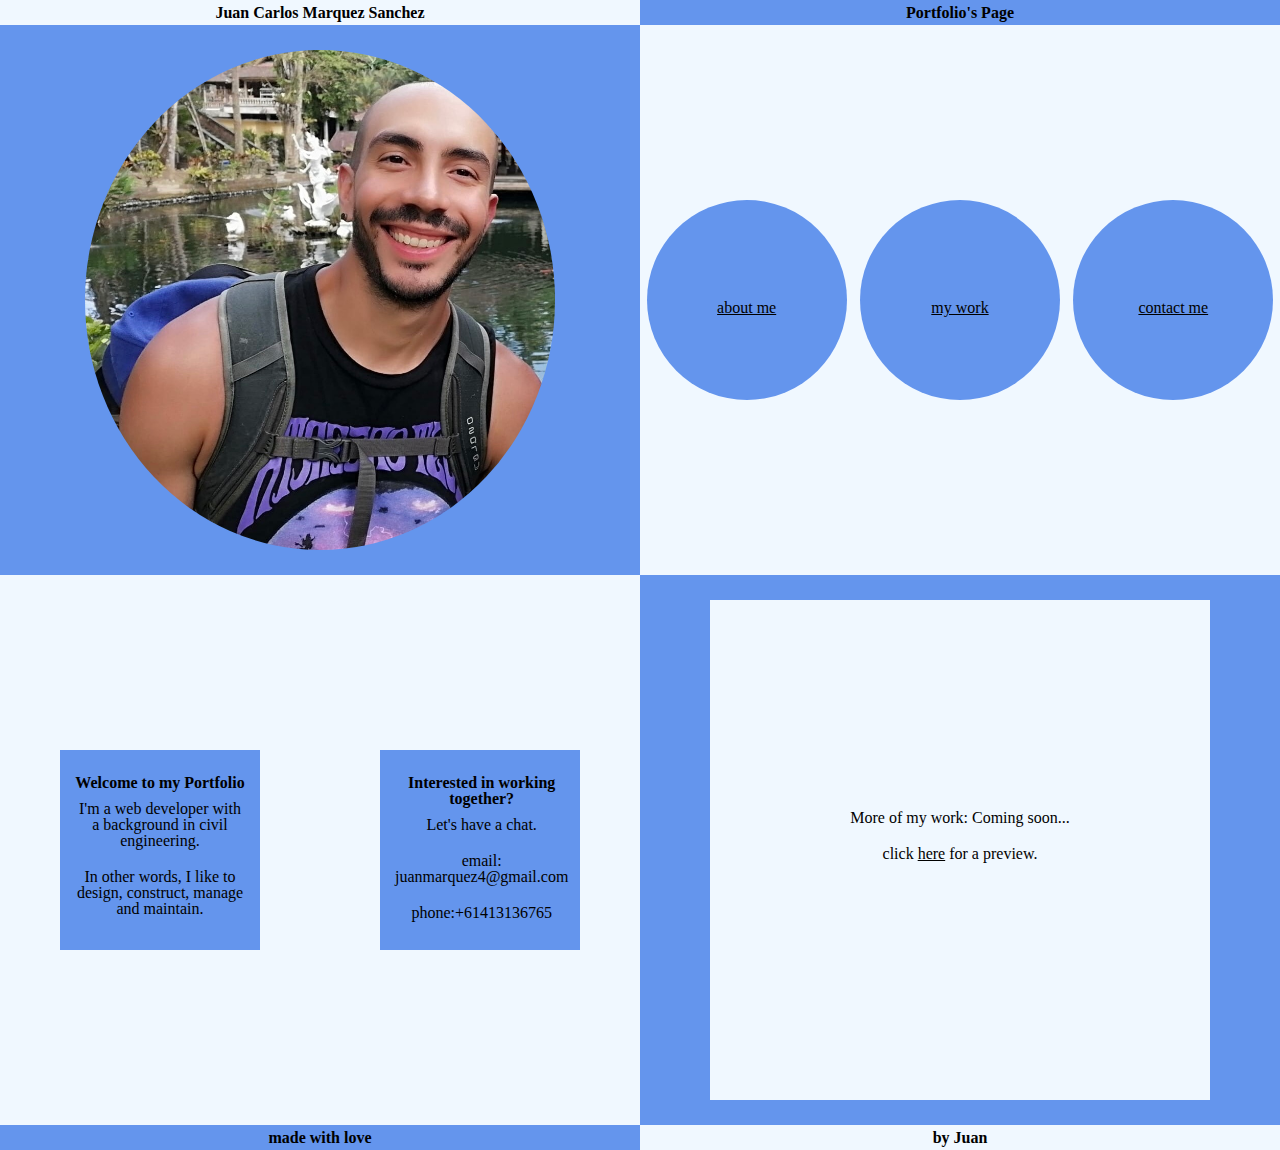
<file: index.html>
<!DOCTYPE html>
<html lang="en">
<head>
  <meta charset="UTF-8" />
  <meta name="viewport" content="width=device-width, initial-scale=1.0" />
  <title>My Portfolio</title>
  <link rel="stylesheet" href="Assets/reset.css" /> <!--apply reset styles-->
  <link rel="stylesheet" href="Assets/style.css" />  
</head>

<body>
    <header class="header">
        <div class="header-left">
            <h1>Juan Carlos Marquez Sanchez</h1>
        </div>
        <div class="header-right">
            <h1>Portfolio's Page</h1>
        </div>
    </header>

    <section class="section"> 
    <section class="main1"> <!--section to apply flexbox-->
        <div class="div-left1">
            <img class="Profile-Photo" src="Images/IMG_1942.JPG" alt="Profile-Photo"> 
        </div>
        <div class="div-right1">
            <div class="link-to-about-me">
                <a href="#about-me">about me</a> <!--link to about-me div-->
            </div>
            <div class="link-to-my-work">
                <a href="#my-work">my work</a> <!--link to my-work div-->
            </div>
            <div class="link-to-contact">
                <a href="#contact-me">contact me</a> <!--link to contact-me div-->
            </div>
        </div>
    </section>
    <section class="main2"> <!--section to apply flexbox-->
        <div class="div-left2">
            <div id="about-me" class="about-me">
                <div class="align">
                    <h1>Welcome to my Portfolio</h1> 
                    <p>I'm a web developer with a background in civil engineering.</p>
                    <p>In other words, I like to design, construct, manage and maintain.</p>
                </div>
                
            </div>
            <div id="contact-me" class="contact-me">
                <div class="align">
                    <h1>Interested in working together?</h1>
                    <p>Let's have a chat.</p> 
                    <P>email: juanmarquez4@gmail.com</P>
                    <p>phone:+61413136765</p>
                </div>
            </div>
        </div>
        <div class="div-right2">
            <div id="my-work" class="my-work">
                <p>More of my work: Coming soon...</p>
                <p>click <a href="here.html">here</a> for a preview.</p> <!--link to 2nd page html-->
            </div>
        </div>
    </section>
    </section>

    <footer class="footer">
        <div class="footer-left">
            <h1>made with love</h1>
        </div>
        <div class="footer-right">
            <h1>by Juan</h1>
        </div>
    </footer>
</body>

</html>
</file>
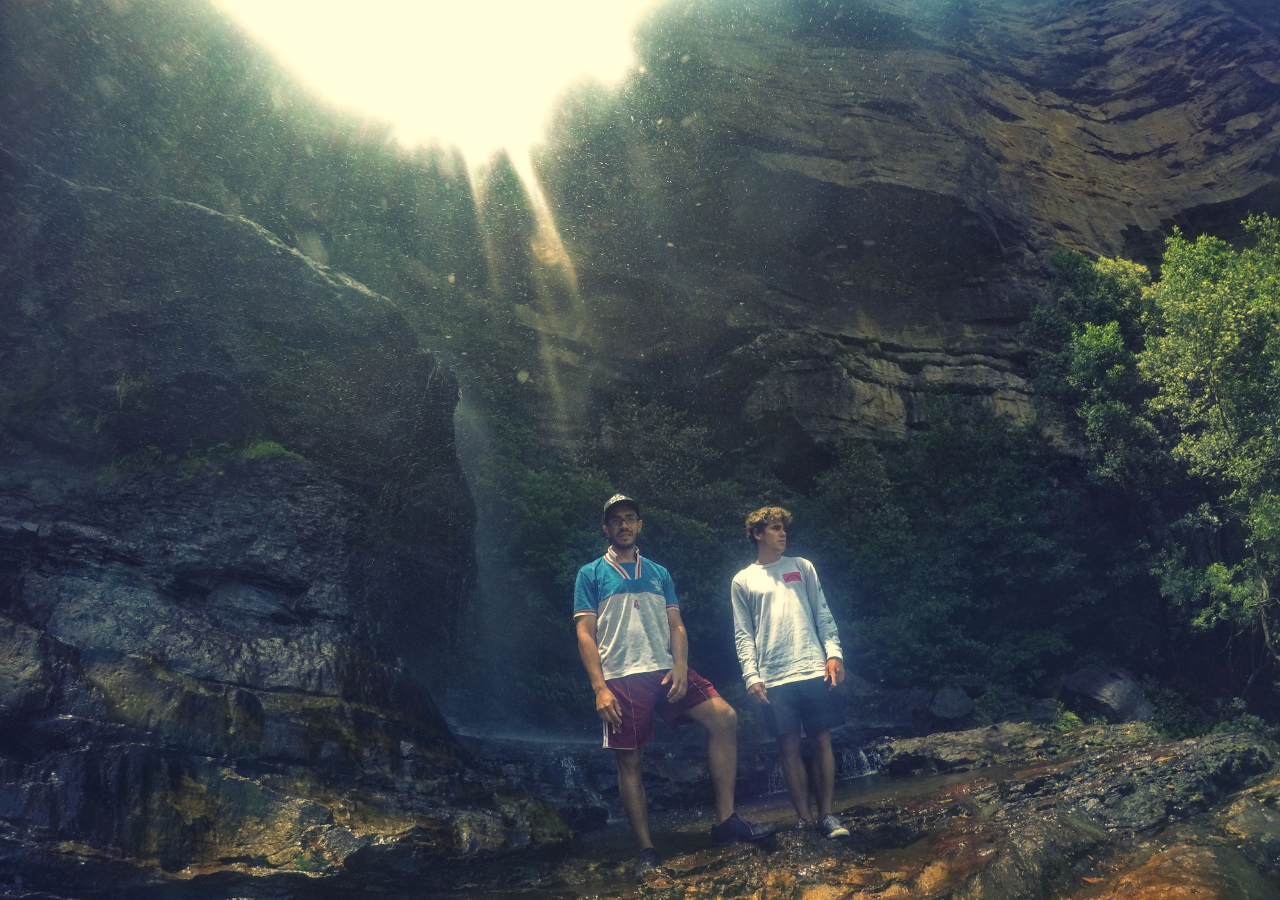
<file: here.html>
<!DOCTYPE html>
<html lang="en">
<head>
  <meta charset="UTF-8" />
  <meta name="viewport" content="width=device-width, initial-scale=1.0" />
  <title>My Portfolio</title>
  <link rel="stylesheet" href="Assets/reset.css" />
  <link rel="stylesheet" href="Assets/style.css" />
</head>

<body>
    <img class="neverland" src="Images/neverland.JPG" alt="neverland">
</body>
</html>
</file>
<file: Assets/style.css>
/* CSS Variables */
:root{
    --dark: cornflowerblue;
    --light: aliceblue;
    --text: bolder;
    --text-color: black;
}
/* Elements Style */
h1{
    font-weight: var(--text);
}
/* classes Style */
/* header Style */
.header {
    font-size: medium;
    display: flex;
    flex-wrap: wrap;
}
.header-left{
    flex: 1 1 500px;
    background-color: var(--light);
    width: 50%;
    color: var(--text-color);
    text-align: center;
    padding-top: 4.5px;
    padding-bottom: 4.5px;
}
.header-right{
    flex: 1 1 500px;
    background-color: var(--dark);
    width: 50%;
    color:var(--text-color);
    text-align: center;
    padding-top: 4.5px;
    padding-bottom: 4.5px;
}
/* body Style */
/* first section Style */
.main1{
    height: 50%;
    width: 100%;
    display: flex;
    flex-wrap: wrap;
}
.div-left1{
    flex: 1 1 500px;
    width: 50%;
    height: 500px;
    padding-top: 25px;
    padding-bottom: 25px;
    background-color: var(--dark);
}

.Profile-Photo{
    height: 500px;
    border-radius: 50%;
    display: block;
    margin: auto;
}
.div-right1{
    flex: 1 1 500px;
    background-color: var(--light);
    width: 50%;
    height: 500px;
    padding-top: 25px;
    padding-bottom: 25px;
    display: flex;
    flex-direction: row;
}
.link-to-about-me{
    height: 200px;
    width: 200px;
    background-color: var(--dark);
    border-radius: 50%;
    display: block;
    margin: auto;
}
.link-to-about-me a{
    position: relative;
    top: 50%;
    display: block;
    margin: auto;
    text-align: center;
    color: var(--text-color);
}
.link-to-my-work{
    height: 200px;
    width: 200px;
    background-color: var(--dark);
    border-radius: 50%;
    display: block;
    margin: auto;
}
.link-to-my-work a{
    position: relative;
    top: 50%;
    display: block;
    margin: auto;
    text-align: center;
    color: var(--text-color);
}
.link-to-contact{
    height: 200px;
    width: 200px;
    background-color: var(--dark);
    border-radius: 50%;
    display: block;
    margin: auto;
}
.link-to-contact a{
    position: relative;
    top: 50%;
    display: block;
    margin: auto;
    text-align: center;
    color: var(--text-color);
}
/* second section Style */
.main2{
    height: 50%;
    width: 100%;
    display:flex;
    flex-wrap: wrap;
}
.div-left2{
    flex: 1 1 500px;
    background-color: var(--light);
    width: 50%;
    height: 500px;
    padding-top: 25px;
    padding-bottom: 25px;
    display: flex;
    flex-direction: row;
}
.about-me{
    height: 200px;
    width: 200px;
    background-color: var(--dark);
    display: block;
    margin: auto;
    position: relative;
}
.contact-me{
    height: 200px;
    width: 200px;
    background-color: var(--dark);
    display: block;
    margin: auto;
    position: relative;
}
.align{
    text-align: center;
    position: absolute;
    top: 10%;
    padding: 5px;
}
.align p{
    padding: 10px;
}
.div-right2{
    flex: 1 1 500px;
    width: 50%;
    height: 500px;
    padding-top: 25px;
    padding-bottom: 25px;
    background-color: var(--dark);
}
.my-work{
    background-color: var(--light);
    height: 500px;
    width: 500px;
    display: block;
    margin: auto;
}
.my-work p{
    position: relative;
    top: 40%;
    text-align: center;
    padding: 10px;
}
.my-work a{
    color: var(--text-color);
}
/* footer Style */
.footer{
    font-size: medium;
    display: flex;
    flex-wrap: wrap;
}
.footer-left{
    flex: 1 1 500px;
    background-color: var(--dark);
    width: 50%;
    color: var(--text-color);
    text-align: center;
    padding-top: 4.5px;
    padding-bottom: 4.5px;
}
.footer-right{
    flex: 1 1 500px;
    background-color: var(--light);
    width: 50%;
    color:var(--text-color);
    text-align: center;
    padding-top: 4.5px;
    padding-bottom: 4.5px;
}
.neverland{
    /* Set rules to fill background */
    min-height: 100%;
    min-width: 1024px;
      
    /* Set up proportionate scaling */
    width: 100%;
    height: auto;
      
    /* Set up positioning */
    position: fixed;
    top: 0;
    left: 0;
  }
/* media queries */
  @media screen and (max-width: 1024px) { /* Specific to this particular image */
    img.bg {
      left: 50%;
      margin-left: -512px;   
    }
  }
/* Tablets - background changes color */
@media screen and (max-width: 1014px) {
    :root {
      --dark:red;
      --light:purple;
      --text-color:white;
    }
  }
  /* Large smartphones - background changes color */
@media screen and (max-width: 768px) {
    :root {
        --dark:yellow;
        --light:lightblue;
        --text-color:green;
      }
  }
  
  /* Small smartphones - background changes color */
  @media screen and (max-width: 576px) {
    :root {
        --dark:blue;
        --light:pink;
        --text-color:brown;
      }
  }
</file>
